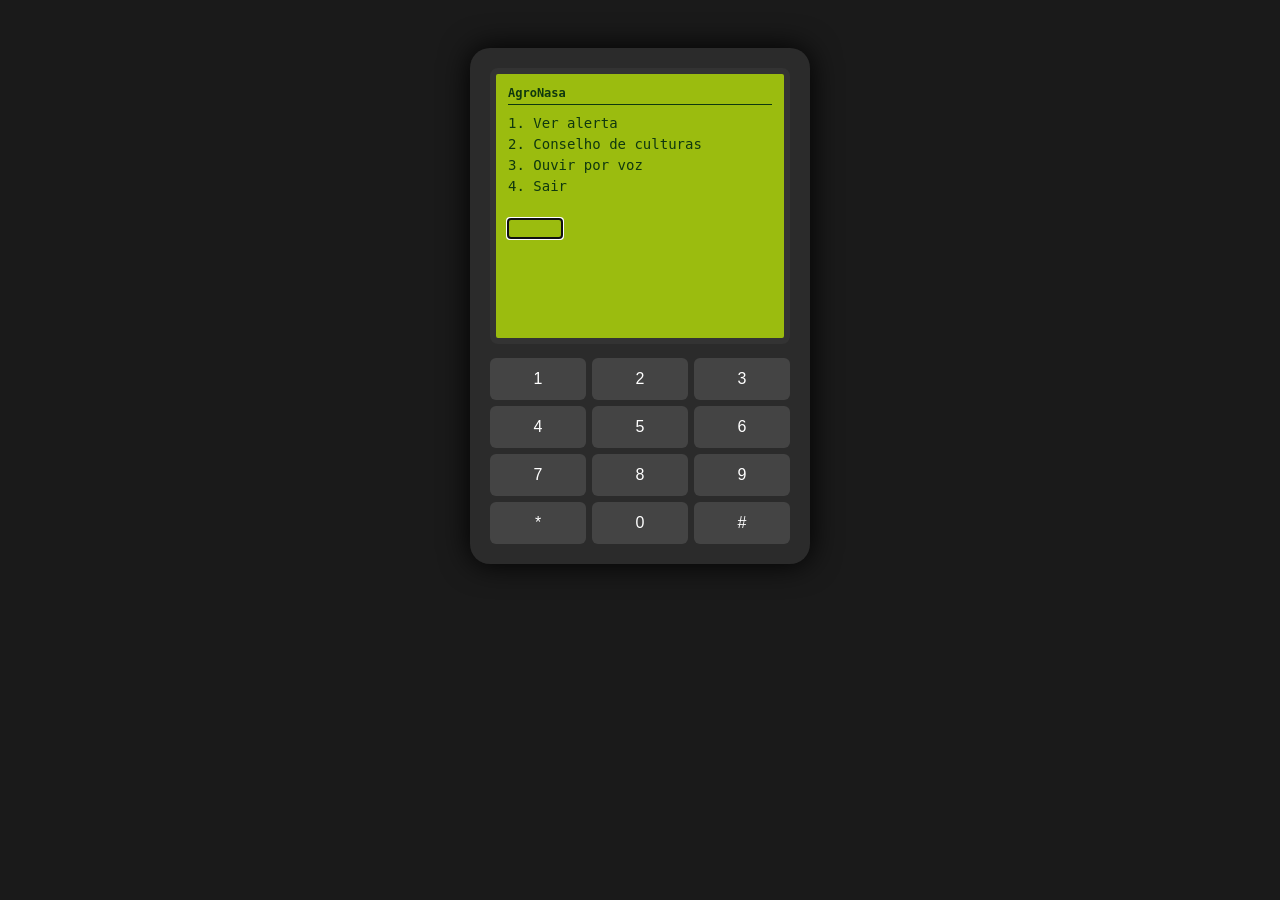
<file: index.html>
<!DOCTYPE html>
<html lang="pt">
<head>
<meta charset="UTF-8">
<title>USSD Simulator — AgroNasa</title>
<link rel="stylesheet" href="estilo.css">
</head>
<body>
  <div class="phone">
    <div class="screen">
      <div class="header">AgroNasa</div>
      <div class="content" id="content">A carregar...</div>
    </div>
    <div class="keypad">
      <button onclick="press('1')">1</button>
      <button onclick="press('2')">2</button>
      <button onclick="press('3')">3</button>
      <button onclick="press('4')">4</button>
      <button onclick="press('5')">5</button>
      <button onclick="press('6')">6</button>
      <button onclick="press('7')">7</button>
      <button onclick="press('8')">8</button>
      <button onclick="press('9')">9</button>
      <button onclick="press('*')">*</button>
      <button onclick="press('0')">0</button>
      <button onclick="press('#')">#</button>
    </div>
  </div>
  <audio id="ivr" preload="auto"></audio>
  <script src="app.js"></script>
</body>
</html>
</file>
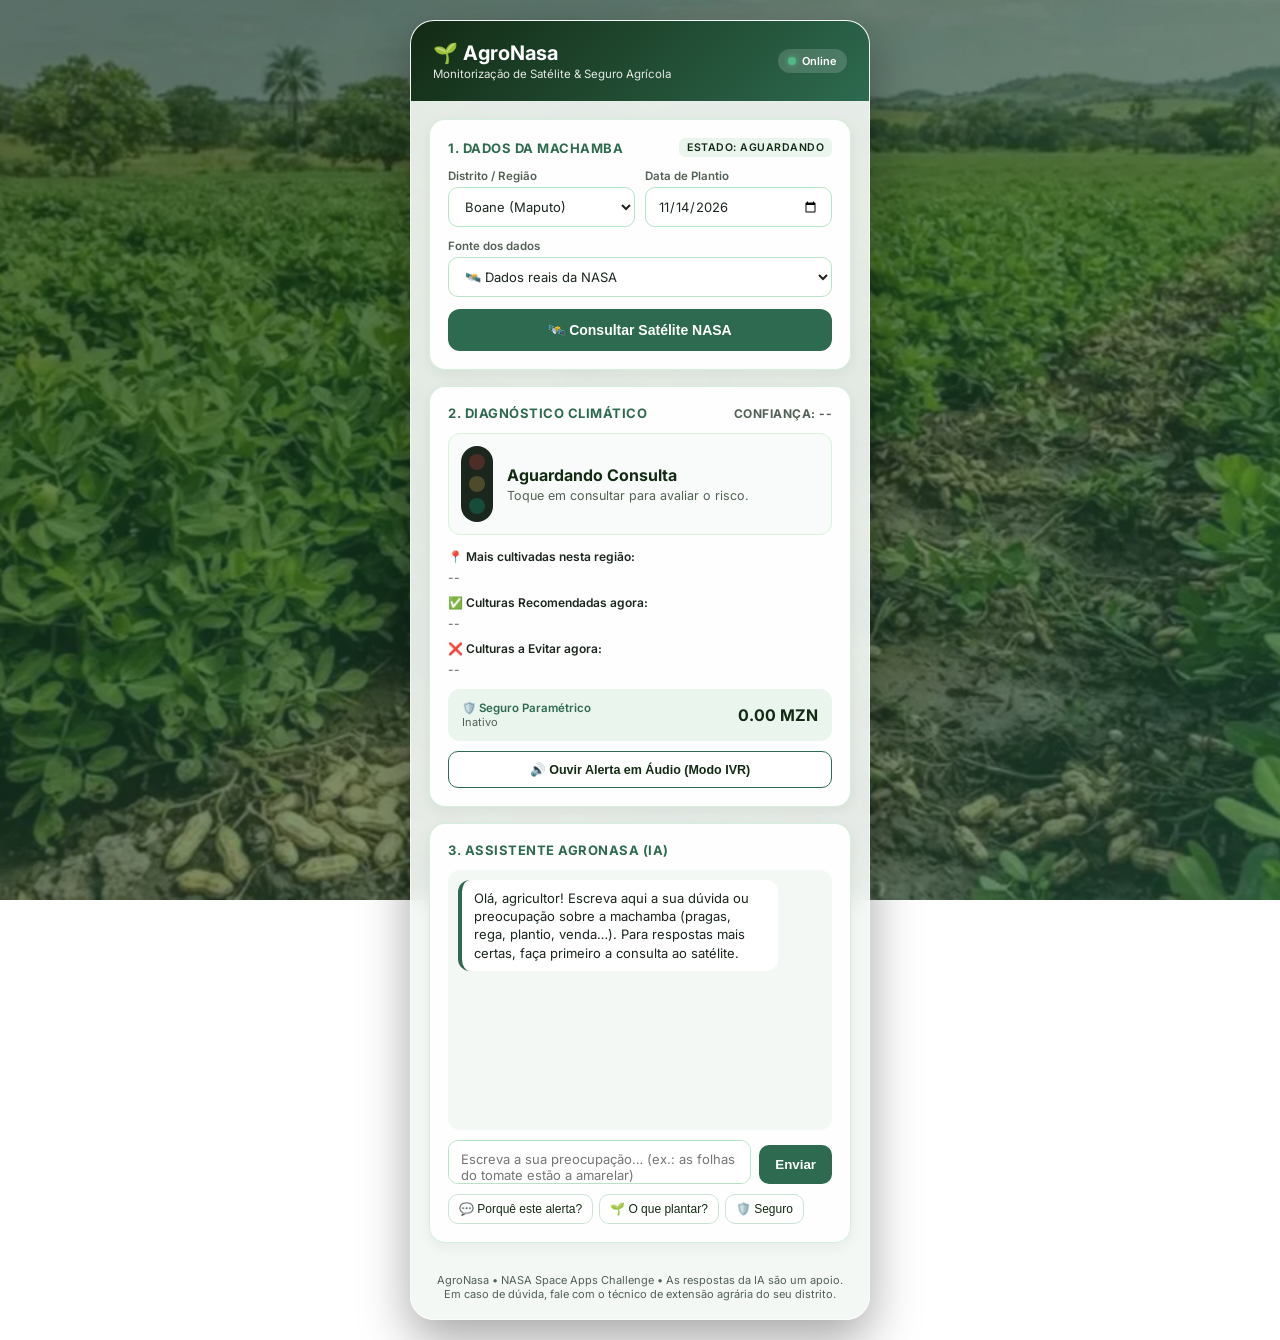
<file: smartinterface.html>
<!DOCTYPE html>
<html lang="pt">
<head>
<meta charset="UTF-8">
<meta name="viewport" content="width=device-width, initial-scale=1.0">
<title>AgroNasa Mobile — Monitorização Agrícola</title>
<link href="https://fonts.googleapis.com/css2?family=Inter:wght@400;500;600;700&display=swap" rel="stylesheet">
<style>
:root{--vd:#132a13;--vp:#2d6a4f;--vc:#52b788;--pastel:#e9f5ed;--am:#e9c46a;--verm:#d62828;--card:rgba(255,255,255,.96);--tx:#1b261d;--tx2:#526055}
*{box-sizing:border-box;margin:0;padding:0}
body{font-family:'Inter',sans-serif;color:var(--tx);min-height:100vh;display:flex;justify-content:center;align-items:flex-start;padding:20px 14px;overflow-x:hidden}
.hero-slideshow{position:fixed;inset:0;z-index:-2}
.hero-slide{position:absolute;inset:0;background-size:cover;background-position:center;opacity:0;transition:opacity 1.8s ease-in-out}
.hero-slide.ativa{opacity:1}
.hero-overlay{position:fixed;inset:0;background:linear-gradient(160deg,rgba(19,42,19,.58),rgba(45,106,79,.48));z-index:-1}
.mobile-shell{width:100%;max-width:460px;background:rgba(244,248,245,.92);backdrop-filter:blur(12px);border-radius:24px;box-shadow:0 20px 50px rgba(0,0,0,.35);border:1px solid rgba(255,255,255,.6);overflow:hidden}
.app-header{background:linear-gradient(135deg,var(--vd),var(--vp));color:#fff;padding:20px 22px;display:flex;justify-content:space-between;align-items:center}
.app-header h1{font-size:20px;font-weight:700}
.app-header p{font-size:11.5px;opacity:.88;margin-top:2px}
.status-pill{display:flex;align-items:center;gap:6px;background:rgba(255,255,255,.16);padding:5px 10px;border-radius:20px;font-size:11px;font-weight:600}
.status-dot{width:8px;height:8px;border-radius:50%;background:#52b788;box-shadow:0 0 6px #52b788}
.status-dot.offline{background:var(--am);box-shadow:0 0 6px var(--am)}
.app-body{padding:18px;display:flex;flex-direction:column;gap:16px}
.app-card{background:var(--card);border-radius:16px;padding:18px;box-shadow:0 4px 14px rgba(19,42,19,.06);border:1px solid rgba(183,228,199,.6)}
.section-title{font-size:13px;font-weight:700;text-transform:uppercase;letter-spacing:.5px;color:var(--vp);margin-bottom:12px;display:flex;justify-content:space-between;align-items:center}
.uml-state-tag{font-size:10.5px;background:var(--pastel);color:var(--vd);padding:3px 8px;border-radius:6px;font-weight:600}
.form-row{display:grid;grid-template-columns:1fr 1fr;gap:10px;margin-bottom:12px}
.input-group label{display:block;font-size:11.5px;font-weight:600;color:var(--tx2);margin-bottom:4px}
.input-group select,.input-group input{width:100%;padding:10px 12px;border-radius:10px;border:1px solid #b7e4c7;font:inherit;font-size:13px;background:#fff;color:var(--tx)}
.btn-primary{width:100%;background:var(--vp);color:#fff;border:none;padding:13px;border-radius:12px;font-size:14px;font-weight:600;cursor:pointer;transition:background .2s,transform .1s}
.btn-primary:hover{background:var(--vd)}.btn-primary:active{transform:scale(.98)}
.btn-primary:disabled{opacity:.6;cursor:wait}
.traffic-light-panel{display:flex;align-items:center;gap:14px;background:#f8fbf9;padding:12px;border-radius:12px;border:1px solid #d8f3dc;margin-bottom:14px}
.lights-column{display:flex;flex-direction:column;gap:6px;background:#1b261d;padding:8px;border-radius:20px}
.light{width:16px;height:16px;border-radius:50%;opacity:.22;transition:opacity .3s,box-shadow .3s}
.light.red{background:#ff4d4d;color:#ff4d4d}.light.yellow{background:#ffd166;color:#ffd166}.light.green{background:#06d6a0;color:#06d6a0}
.light.on{opacity:1;box-shadow:0 0 10px currentColor}
.state-details h2{font-size:16px;font-weight:700;color:var(--vd)}
.state-details p{font-size:12.5px;color:var(--tx2);margin-top:3px}
.crops-block{margin-top:10px}
.crops-block .label{display:block;font-size:12px;font-weight:600;margin-bottom:6px}
.tags-wrap{display:flex;flex-wrap:wrap;gap:6px}
.tag{background:var(--pastel);color:var(--vp);border:1px solid #b7e4c7;padding:4px 10px;border-radius:8px;font-size:12px;font-weight:600}
.tag.evitar{background:#ffeef0;color:var(--verm);border-color:#f5c2c7}
.tag.regiao{background:#fff8e1;color:#7a5b00;border-color:#f0dc9a}
.muted{font-size:12px;color:var(--tx2)}
.insurance-box{display:flex;justify-content:space-between;align-items:center;background:var(--pastel);padding:12px 14px;border-radius:12px;margin-top:12px}
.insurance-box .val{font-size:16px;font-weight:700;color:var(--vd)}
.btn-audio{margin-top:10px;width:100%;background:#fff;color:var(--vd);border:1px solid var(--vp);padding:10px;border-radius:10px;font-size:12.5px;font-weight:600;cursor:pointer}
.btn-audio:hover{background:var(--pastel)}
/* Chat */
.chat-log{height:260px;overflow-y:auto;display:flex;flex-direction:column;gap:8px;padding:10px;background:#f4f8f5;border-radius:12px;margin-bottom:10px}
.msg{max-width:88%;padding:9px 12px;border-radius:12px;font-size:13px;line-height:1.4;white-space:pre-wrap;word-wrap:break-word}
.msg.bot{background:#fff;border-left:4px solid var(--vp);align-self:flex-start}
.msg.user{background:var(--vp);color:#fff;align-self:flex-end}
.msg.typing{color:var(--tx2);font-style:italic}
.chat-input{display:flex;gap:8px;align-items:flex-end}
.chat-input textarea{flex:1;resize:none;padding:10px 12px;border-radius:10px;border:1px solid #b7e4c7;font:inherit;font-size:13px;min-height:44px;max-height:110px}
.chat-input button{background:var(--vp);color:#fff;border:none;border-radius:10px;padding:12px 16px;font-weight:600;cursor:pointer}
.chat-input button:disabled{opacity:.5;cursor:wait}
.quick-actions{display:flex;flex-wrap:wrap;gap:6px;margin-top:10px}
.quick-actions button{background:#fff;border:1px solid #cce3d4;padding:7px 10px;border-radius:10px;font-size:12px;font-weight:500;color:var(--vd);cursor:pointer}
.quick-actions button:hover{background:var(--vp);color:#fff}
.app-footer{text-align:center;font-size:11px;color:var(--tx2);padding:12px 18px 18px}
</style>
</head>
<body>
<div class="hero-slideshow">
  <div class="hero-slide ativa" style="background-image:url('imagens/amendoim.jpg')"></div>
  <div class="hero-slide" style="background-image:url('imagens/arroz.jpg')"></div>
  <div class="hero-slide" style="background-image:url('imagens/beterraba.jpg')"></div>
  <div class="hero-slide" style="background-image:url('imagens/cebola.jpg')"></div>
  <div class="hero-slide" style="background-image:url('imagens/hortalicas.jpg')"></div>
  <div class="hero-slide" style="background-image:url('imagens/mandioca.jpg')"></div>
</div>
<div class="hero-overlay"></div>

<main class="mobile-shell">
  <header class="app-header">
    <div><h1>🌱 AgroNasa</h1><p>Monitorização de Satélite & Seguro Agrícola</p></div>
    <div class="status-pill"><span class="status-dot" id="conn-dot"></span><span id="conn-text">Online</span></div>
  </header>

  <div class="app-body">
    <!-- 1. DADOS DA MACHAMBA -->
    <section class="app-card">
      <div class="section-title"><span>1. Dados da Machamba</span><span class="uml-state-tag" id="uml-state-label">ESTADO: AGUARDANDO</span></div>
      <div class="form-row">
        <div class="input-group"><label for="regiao">Distrito / Região</label>
          <select id="regiao">
            <option value="Boane">Boane (Maputo)</option>
          </select></div>
        <div class="input-group"><label for="data">Data de Plantio</label><input type="date" id="data" value="2026-11-14"></div>
      </div>

      <div class="input-group" style="margin-bottom:12px">
        <label for="simulacao">Fonte dos dados</label>
        <select id="simulacao">
          <option value="nasa">🛰️ Dados reais da NASA</option>
          <option value="verde">🟢 Simulação: humidade ideal</option>
          <option value="amarelo">🟡 Simulação: chuva irregular</option>
          <option value="seca">🔴 Simulação: seca severa</option>
          <option value="cheia">🔴 Simulação: risco de cheia</option>
        </select>
      </div>

      <button class="btn-primary" id="btn-consultar" onclick="app.consultarRiscoNasa()">🛰️ Consultar Satélite NASA</button>
    </section>

    <!-- 2. DIAGNÓSTICO -->
    <section class="app-card">
      <div class="section-title"><span>2. Diagnóstico Climático</span><span id="prob-badge" class="muted">Confiança: --</span></div>
      <div class="traffic-light-panel">
        <div class="lights-column"><div class="light red" id="luz-vermelho"></div><div class="light yellow" id="luz-amarelo"></div><div class="light green" id="luz-verde"></div></div>
        <div class="state-details"><h2 id="cenario-titulo">Aguardando Consulta</h2><p id="cenario-desc">Toque em consultar para avaliar o risco.</p></div>
      </div>
      <div class="crops-block"><span class="label">📍 Mais cultivadas nesta região:</span><div class="tags-wrap" id="lista-regiao"><span class="muted">--</span></div></div>
      <div class="crops-block"><span class="label">✅ Culturas Recomendadas agora:</span><div class="tags-wrap" id="lista-recomendadas"><span class="muted">--</span></div></div>
      <div class="crops-block"><span class="label">❌ Culturas a Evitar agora:</span><div class="tags-wrap" id="lista-evitar"><span class="muted">--</span></div></div>
      <div class="insurance-box">
        <div><div style="font-size:11.5px;font-weight:600;color:var(--vp)">🛡️ Seguro Paramétrico</div><div class="muted" style="font-size:11px" id="seguro-status">Inativo</div></div>
        <div class="val" id="seguro-valor">0.00 MZN</div>
      </div>
      <button class="btn-audio" onclick="app.tocarAudioAlerta()">🔊 Ouvir Alerta em Áudio (Modo IVR)</button>
    </section>

    <!-- 3. CHATBOT -->
    <section class="app-card">
      <div class="section-title"><span>3. Assistente AgroNasa (IA)</span></div>
      <div class="chat-log" id="chat-log" aria-live="polite"></div>
      <div class="chat-input">
        <textarea id="chat-texto" rows="1" placeholder="Escreva a sua preocupação… (ex.: as folhas do tomate estão a amarelar)"></textarea>
        <button id="chat-enviar" onclick="app.enviarMensagem()">Enviar</button>
      </div>
      <div class="quick-actions">
        <button onclick="app.enviarMensagem('Porquê este nível de alerta?')">💬 Porquê este alerta?</button>
        <button onclick="app.enviarMensagem('Qual a melhor cultura para plantar agora?')">🌱 O que plantar?</button>
        <button onclick="app.enviarMensagem('Quando recebo o seguro?')">🛡️ Seguro</button>
      </div>
    </section>
  </div>
  <footer class="app-footer">AgroNasa • NASA Space Apps Challenge • As respostas da IA são um apoio. Em caso de dúvida, fale com o técnico de extensão agrária do seu distrito.</footer>
</main>

<script>
/* =====================================================================
   CONFIGURAÇÃO DAS APIs  (é aqui que se liga o frontend ao servidor)
   ---------------------------------------------------------------------
   API_BASE  : "" se o Flask serve esta página.
               Se a página estiver noutro sítio: "https://seu-servidor.com"
   ENDPOINTS : caminhos das rotas do servidor.

   CONTRATO 1 — POST ENDPOINTS.previsao
     Envia:    { regiao, data: "AAAA-MM-DD", simulacao: "nasa"|"verde"|"amarelo"|"seca"|"cheia" }
     Recebe:   { regiao, nivel: "verde"|"amarelo"|"vermelho", cenario, probabilidade (0 a 1),
                 culturas_recomendadas: [], culturas_a_evitar: [], compensacao (MZN),
                 explicacao?, fonte?, periodo?, dados? }
     Erro:     qualquer resposta não-OK (ex.: 502)

   CONTRATO 2 — POST ENDPOINTS.chat
     Envia:    { mensagem, historico: [{role, content}], contexto: {...diagnóstico...} }
     Recebe:   (a) texto simples em fluxo (streaming), ou
               (b) JSON { resposta: "..." }
   ===================================================================== */
const CONFIG = {
  API_BASE: "",
  ENDPOINTS: { previsao: "/api/previsao", chat: "/api/chat" },
  MODO_NASA_PADRAO: true,
  HISTORICO_MAX: 8
};

/* Dados locais: culturas da região e cenários de demonstração (usados nas simulações e se a API falhar) */
const REGIOES = {
  "Boane": {
    principais: ["Alface", "Couve", "Cenoura", "Cebola", "Alho", "Tomate", "Pimentão", "Milho", "Batata"],
    cenarios: {
      verde: { nivel: "verde", cenario: "Humidade Ideal", probabilidade: 0.92,
        culturas_recomendadas: ["Alface", "Couve", "Cenoura", "Cebola", "Tomate", "Pimentão", "Batata", "Beterraba"],
        culturas_a_evitar: [], compensacao: 0 },
      amarelo: { nivel: "amarelo", cenario: "Chuva Irregular", probabilidade: 0.76,
        culturas_recomendadas: ["Couve", "Cenoura", "Cebola", "Alho", "Batata", "Beterraba"],
        culturas_a_evitar: ["Alface", "Tomate sem cobertura de palha"], compensacao: 1800 },
      seca: { nivel: "vermelho", cenario: "Seca Severa", probabilidade: 0.89,
        culturas_recomendadas: ["Milho (variedade resistente)", "Feijão nhemba", "Mandioca", "Batata-doce", "Amendoim"],
        culturas_a_evitar: ["Alface", "Couve", "Tomate", "Batata"], compensacao: 4500 },
      cheia: { nivel: "vermelho", cenario: "Risco de Cheia", probabilidade: 0.85,
        culturas_recomendadas: ["Feijão nhemba", "Milho de ciclo curto", "Couve (depois da cheia)"],
        culturas_a_evitar: ["Cebola", "Batata", "Cenoura"], compensacao: 4500 }
    }
  }
};

class AgroNasaController {
  constructor() {
    this.estadoAtual = "AGUARDANDO";
    this.contrato = null;
    this.historico = [];
    this.slideAtual = 0;
    if (!CONFIG.MODO_NASA_PADRAO) document.getElementById("simulacao").value = "verde";
    this.iniciarCarrosselFundo();
    this.addMsg("bot", "Olá, agricultor! Escreva aqui a sua dúvida ou preocupação sobre a machamba (pragas, rega, plantio, venda…). Para respostas mais certas, faça primeiro a consulta ao satélite.");
    document.getElementById("chat-texto").addEventListener("keydown", e => {
      if (e.key === "Enter" && !e.shiftKey) { e.preventDefault(); this.enviarMensagem(); }
    });
  }

  url(caminho) { return CONFIG.API_BASE + caminho; }

  iniciarCarrosselFundo() {
    const slides = document.querySelectorAll(".hero-slide");
    setInterval(() => {
      slides[this.slideAtual].classList.remove("ativa");
      this.slideAtual = (this.slideAtual + 1) % slides.length;
      slides[this.slideAtual].classList.add("ativa");
    }, 10000);
  }

  statusConexao(online) {
    document.getElementById("conn-dot").classList.toggle("offline", !online);
    document.getElementById("conn-text").textContent = online ? "Online (API)" : "Modo Demo";
  }

  /* ---------- API 1: DIAGNÓSTICO ---------- */
  async consultarRiscoNasa() {
    const botao = document.getElementById("btn-consultar");
    const regiao = document.getElementById("regiao").value;
    const data = document.getElementById("data").value;
    const simulacao = document.getElementById("simulacao").value;
    botao.disabled = true;
    let dados;
    try {
      const r = await fetch(this.url(CONFIG.ENDPOINTS.previsao), {
        method: "POST", headers: { "Content-Type": "application/json" },
        body: JSON.stringify({ regiao, data, simulacao })
      });
      if (!r.ok) throw new Error("Servidor indisponível");
      dados = await r.json();
      this.statusConexao(true);
    } catch (e) {
      this.statusConexao(false);
      if (simulacao === "nasa") {       // não inventa dados reais
        document.getElementById("cenario-titulo").textContent = "Sem dados da NASA";
        document.getElementById("cenario-desc").textContent =
          "Não foi possível obter os dados agora. Verifique a internet e o servidor, ou escolha uma simulação.";
        botao.disabled = false;
        return;
      }
      dados = this.simulacaoLocal(regiao, simulacao);
    }
    this.transicionarEstado(dados);
    botao.disabled = false;
  }

  simulacaoLocal(regiao, simulacao) {
    const r = REGIOES[regiao] || REGIOES["Boane"];
    return { regiao: REGIOES[regiao] ? regiao : "Boane", ...(r.cenarios[simulacao] || r.cenarios.verde),
             fonte: "Simulação (demonstração)" };
  }

  tags(id, lista, classe, vazio) {
    const el = document.getElementById(id);
    el.innerHTML = "";
    if (!lista || !lista.length) { el.innerHTML = `<span class="muted">${vazio}</span>`; return; }
    lista.forEach(c => {
      const s = document.createElement("span");
      s.className = "tag " + classe; s.textContent = c; el.appendChild(s);
    });
  }

  transicionarEstado(d) {
    this.contrato = d;
    this.estadoAtual = String(d.nivel).toUpperCase();
    document.getElementById("uml-state-label").textContent = "ESTADO: " + this.estadoAtual;
    document.getElementById("prob-badge").textContent = "Confiança: " + Math.round(d.probabilidade * 100) + "%";
    ["verde", "amarelo", "vermelho"].forEach(c => document.getElementById("luz-" + c).classList.remove("on"));
    const luz = document.getElementById("luz-" + String(d.nivel).toLowerCase());
    if (luz) luz.classList.add("on");
    document.getElementById("cenario-titulo").textContent = `${d.cenario} (${d.regiao})`;
    document.getElementById("cenario-desc").textContent =
      (d.explicacao || `Nível de risco ${this.estadoAtual}.`) + (d.fonte ? ` Fonte: ${d.fonte}.` : "");
    this.tags("lista-regiao", (REGIOES[d.regiao] || {}).principais, "regiao", "--");
    this.tags("lista-recomendadas", d.culturas_recomendadas, "", "--");
    this.tags("lista-evitar", d.culturas_a_evitar, "evitar", "Nenhuma restrição");
    const comp = Number(d.compensacao || 0);
    document.getElementById("seguro-valor").textContent = comp.toFixed(2) + " MZN";
    document.getElementById("seguro-status").textContent = comp > 0 ? "Gatilho acionado automaticamente" : "Sem acionamento necessário";
    this.addMsg("bot", `Consulta concluída para ${d.regiao}: ${d.cenario}. Pode escrever a sua pergunta.`);
  }

  /* ---------- API 2: CHATBOT ---------- */
  addMsg(tipo, texto) {
    const log = document.getElementById("chat-log");
    const div = document.createElement("div");
    div.className = "msg " + tipo;
    div.textContent = texto;           // textContent evita código malicioso
    log.appendChild(div);
    log.scrollTop = log.scrollHeight;
    return div;
  }

  async enviarMensagem(textoPronto) {
    const campo = document.getElementById("chat-texto");
    const botao = document.getElementById("chat-enviar");
    const log = document.getElementById("chat-log");
    const texto = (textoPronto || campo.value).trim();
    if (!texto || botao.disabled) return;
    campo.value = "";
    this.addMsg("user", texto);
    botao.disabled = true;
    const espera = this.addMsg("bot typing", "A pensar…");

    const regiao = document.getElementById("regiao").value;
    const contexto = { regiao, data_plantio: document.getElementById("data").value,
      diagnostico: this.contrato, culturas_da_regiao: (REGIOES[regiao] || {}).principais };

    let resposta = "", balao = null;
    try {
      const r = await fetch(this.url(CONFIG.ENDPOINTS.chat), {
        method: "POST", headers: { "Content-Type": "application/json" },
        body: JSON.stringify({ mensagem: texto, historico: this.historico.slice(-CONFIG.HISTORICO_MAX), contexto })
      });
      if (!r.ok) throw new Error("Chat indisponível");

      if ((r.headers.get("content-type") || "").includes("application/json")) {
        resposta = (await r.json()).resposta || "";           // formato (b): JSON
        espera.remove(); balao = this.addMsg("bot", resposta);
      } else {                                                // formato (a): texto em fluxo
        const leitor = r.body.getReader();
        const decodificador = new TextDecoder();
        while (true) {
          const { done, value } = await leitor.read();
          if (done) break;
          resposta += decodificador.decode(value, { stream: true });
          if (!balao) { espera.remove(); balao = this.addMsg("bot", ""); }
          balao.textContent = resposta;
          log.scrollTop = log.scrollHeight;
        }
      }
      if (!resposta.trim()) throw new Error("Resposta vazia");
      this.statusConexao(true);
    } catch (e) {
      this.statusConexao(false);
      espera.remove();
      if (balao) balao.remove();
      resposta = this.respostaLocal(texto, regiao) + "\n\n(Modo demo: IA offline)";
      this.addMsg("bot", resposta);
    }
    this.historico.push({ role: "user", content: texto }, { role: "assistant", content: resposta });
    botao.disabled = false; campo.focus();
  }

  // Respostas escritas à mão, usadas só quando o servidor de IA está desligado
  respostaLocal(t, regiao) {
    t = t.toLowerCase();
    const d = this.contrato, r = REGIOES[regiao] || REGIOES["Boane"];
    if (/praga|lagarta|inseto|insecto|doen|folha|amarel|mancha/.test(t))
      return "Veja a parte de baixo das folhas e o caule. Retire as plantas muito doentes, evite regar à noite e não deixe água parada. Leve uma folha ao técnico de extensão agrária para identificar o problema antes de usar qualquer produto.";
    if (/seguro|compensa|pagamento/.test(t))
      return !d ? "Faça primeiro a consulta ao satélite." : d.compensacao > 0
        ? `O seguro foi acionado e prevê ${Number(d.compensacao).toFixed(2)} MZN para ${d.regiao}.` : "No estado VERDE o seguro fica só em monitorização, sem pagamento.";
    if (/porqu|alerta|nível|nivel/.test(t))
      return !d ? "Faça primeiro a consulta ao satélite." : (d.explicacao || `Os dados indicam ${d.cenario} em ${d.regiao}.`);
    if (/plant|cultura|semente|sement/.test(t))
      return d ? `Em ${d.regiao}, agora recomendamos: ${d.culturas_recomendadas.join(", ")}.` + (d.culturas_a_evitar.length ? ` Evite: ${d.culturas_a_evitar.join(", ")}.` : "")
               : `As culturas mais plantadas em ${regiao} são: ${r.principais.join(", ")}. Faça a consulta para saber quais são melhores agora.`;
    if (/rega|água|agua|seca|chuva/.test(t))
      return "Regue cedo de manhã ou ao fim da tarde. Cubra o solo com palha para guardar humidade. Se o alerta for vermelho, prefira culturas que aguentam a seca.";
    if (/vend|preço|preco|mercado/.test(t))
      return "Junte-se a outros produtores da sua associação para vender em maior quantidade e negociar melhor o preço. Consulte os preços no mercado do distrito antes de colher.";
    return "Pode dar mais detalhes? Diga qual é a cultura, desde quando acontece e o que reparou na machamba.";
  }

  tocarAudioAlerta() {
    if (!this.contrato) { alert("Consulte primeiro os dados da machamba para ouvir o alerta."); return; }
    const d = this.contrato;
    const texto = `Atenção agricultor de ${d.regiao}. O nível de alerta é ${d.nivel}, com cenário de ${d.cenario}. Recomendamos plantar ${d.culturas_recomendadas.join(", ")}.`;
    if ("speechSynthesis" in window) {
      speechSynthesis.cancel();
      const f = new SpeechSynthesisUtterance(texto); f.lang = "pt-PT"; speechSynthesis.speak(f);
    } else alert("Áudio IVR: " + texto);
  }
}
const app = new AgroNasaController();
</script>
</body>
</html>
</file>
<file: estilo.css>
body {
     background:#1a1a1a;
      display:flex;
       justify-content:center;
        padding:40px;
         font-family:monospace;
         }
.phone { 
    background:#2b2b2b;
     border-radius:20px;
      padding:20px;
       width:300px;
        box-shadow:0 0 30px #000;
     }
.screen { 
    background:#9bbc0f;
     border:6px solid #333;
      border-radius:8px;
       padding:12px;
        min-height:240px;
         color:#0f380f;
          font-size:14px;
         }
.header { 
    font-weight:bold;
     border-bottom:1px solid #0f380f;
      padding-bottom:4px;
       margin-bottom:8px;
        font-size:12px;
     }
.content { 
    line-height:1.5;
 }
.content input { 
    background:transparent;
     border:none;
      border-bottom:1px solid #0f380f;
       width:50px;
        font-family:monospace;
         font-size:14px;
          color:#0f380f;
         }
.keypad { 
    display:grid;
     grid-template-columns:repeat(3,1fr);
      gap:6px;
       margin-top:14px;
     }
.keypad button { 
    background:#444;
     color:#fff;
      border:none;
       border-radius:6px;
        padding:12px;
         font-size:16px;
          cursor:pointer;
         }
.keypad button:hover { 
    background:#666;
 }
</file>
